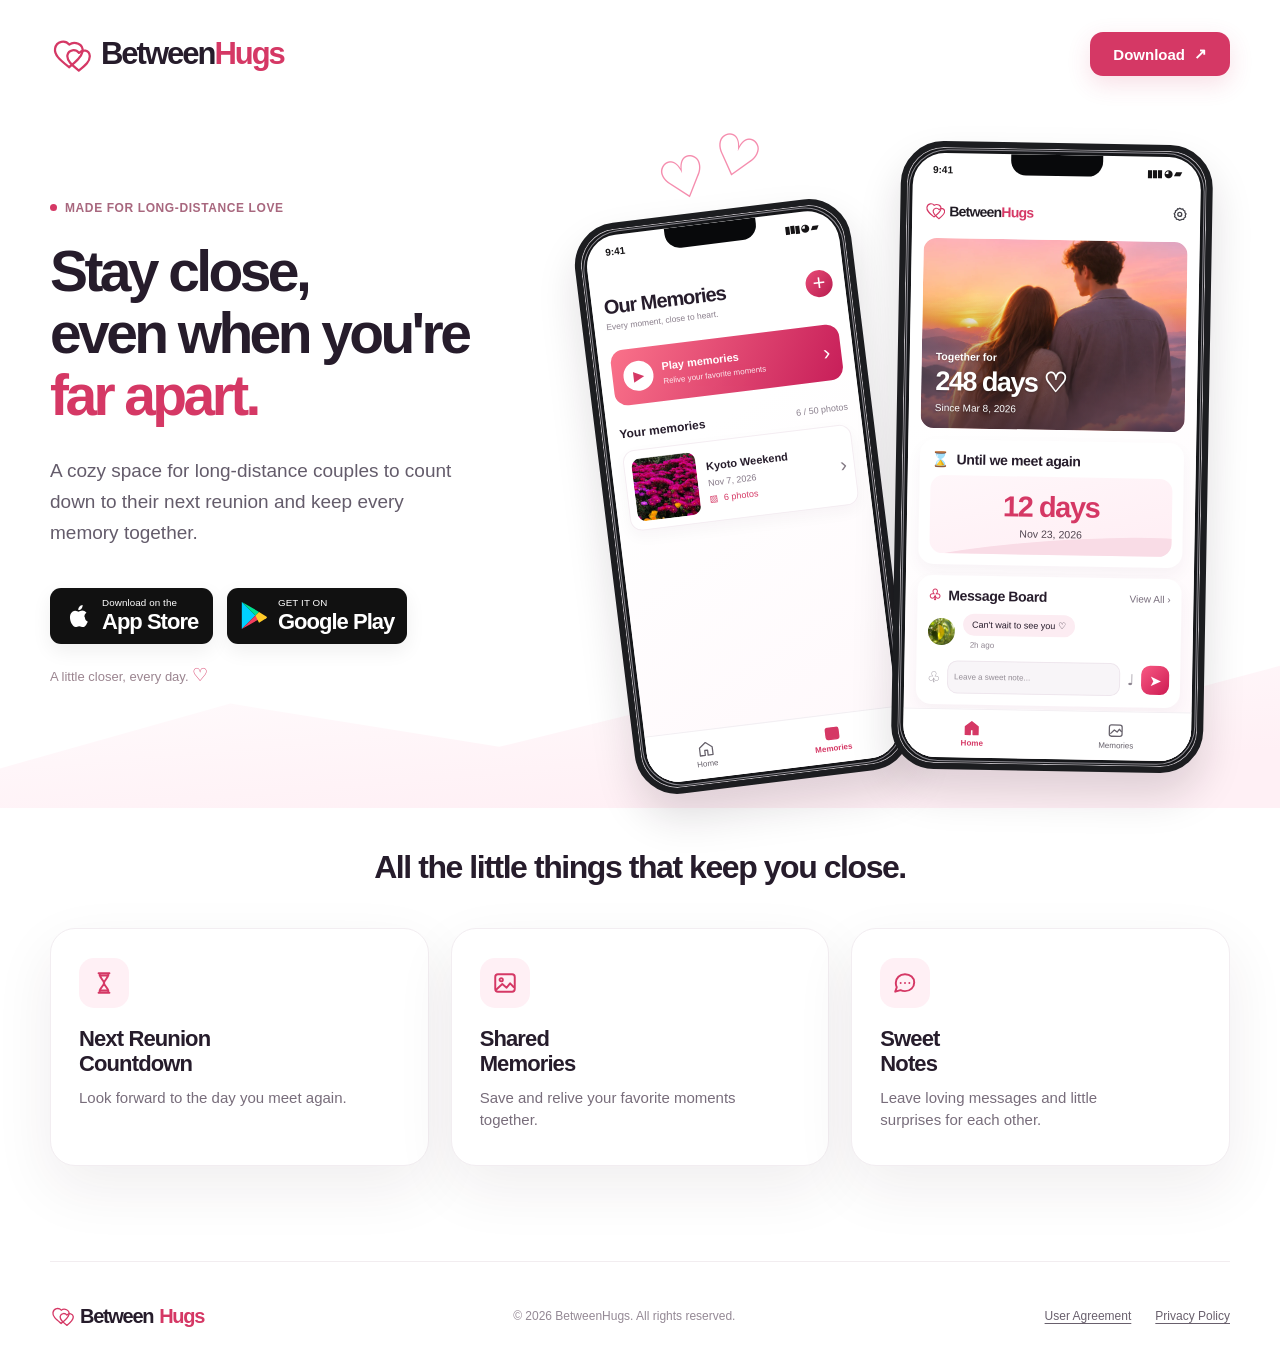
<file: index.html>
<!doctype html>
<html lang="en">
<head>
  <meta charset="utf-8" />
  <meta name="viewport" content="width=device-width, initial-scale=1" />
  <meta name="theme-color" content="#ffffff" />
  <meta name="description" content="BetweenHugs is a private space for long-distance couples to count down to the next reunion, share sweet notes, and keep memories together." />
  <meta property="og:title" content="BetweenHugs — Stay close, even when you're far apart" />
  <meta property="og:description" content="Count down to your next reunion. Keep your favorite memories close." />
  <meta property="og:type" content="website" />
  <link rel="icon" type="image/svg+xml" href="assets/double-heart.svg" />
  <link rel="stylesheet" href="styles.css" />
  <title>BetweenHugs — A shared space for long-distance couples</title>
</head>
<body>
  <header class="site-header container">
    <a href="./" class="wordmark" aria-label="BetweenHugs home">
      <img src="assets/double-heart.svg" width="38" height="38" alt="" />
      <span>Between<span class="brand-highlight">Hugs</span></span>
    </a>
    <a href="#download" class="nav-download">Download <span aria-hidden="true">↗</span></a>
  </header>

  <main>
    <section class="hero container" aria-labelledby="hero-title">
      <div class="hero-copy">
        <div class="eyebrow"><span class="eyebrow-dot"></span> Made for long-distance love</div>
        <h1 id="hero-title">Stay close,<br />even when you're<br /><span>far apart.</span></h1>
        <p class="hero-description">A cozy space for long-distance couples to count down to their next reunion and keep every memory together.</p>
        <div id="download" class="store-links" aria-label="Download BetweenHugs">
          <a class="store-badge" href="#" data-store="ios" aria-label="Download on the App Store">
            <svg aria-hidden="true" viewBox="0 0 24 24" width="30" height="30" fill="currentColor"><path d="M17.1 12.3c0-2 1.6-3 1.7-3-1-1.4-2.5-1.6-3-1.6-1.3-.1-2.5.8-3.2.8-.7 0-1.7-.8-2.8-.8-1.4.1-2.8.9-3.5 2.2-1.5 2.7-.4 6.8 1.1 8.9.7 1 1.5 2 2.6 2s1.6-.7 3-.7 1.8.7 3 .7 2-1 2.7-2.1c.8-1.1 1.1-2.2 1.2-2.3-.1 0-2.3-.9-2.3-3.1ZM14.9 5.9c.5-.7.9-1.7.8-2.7-.9 0-2 .7-2.6 1.4-.6.7-1 1.7-.9 2.6 1 .1 2-.5 2.7-1.3Z"/></svg>
            <span class="badge-copy"><small>Download on the</small><strong>App Store</strong></span>
          </a>
          <a class="store-badge" href="#" data-store="android" aria-label="Get it on Google Play">
            <svg aria-hidden="true" viewBox="0 0 32 34" width="29" height="31"><path fill="#00d0ff" d="M2 2v30L17 17z"/><path fill="#00e292" d="M2 2 21 13 17 17z"/><path fill="#f43f5e" d="m2 32 19-11-4-4z"/><path fill="#ffca28" d="m21 13 8 5c1 .7 1 1.3 0 2l-8 5-4-8z"/></svg>
            <span class="badge-copy"><small>GET IT ON</small><strong>Google Play</strong></span>
          </a>
        </div>
        <p class="download-note">A little closer, every day. <span aria-hidden="true">♡</span></p>
      </div>

      <div class="hero-visual" aria-label="Previews of the BetweenHugs Home and Memories screens">
        <span class="ambient-heart heart-a" aria-hidden="true">♡</span>
        <span class="ambient-heart heart-b" aria-hidden="true">♡</span>
        <!-- Rear phone: real Memories navigation structure; no Widgets tab -->
        <div class="phone phone-memories" aria-label="Memories screen preview">
          <div class="phone-glass">
            <div class="phone-notch"></div>
            <div class="phone-status"><b>9:41</b><span class="status-symbols" aria-hidden="true">▮▮▮  ◕  ▰</span></div>
            <div class="app-view memories-view">
              <div class="mem-title-row"><div><h2>Our Memories</h2><p>Every moment, close to heart.</p></div><span class="add-memory" aria-hidden="true">+</span></div>
              <div class="play-memories"><span class="play-circle">▶</span><div><strong>Play memories</strong><small>Relive your favorite moments</small></div><span class="play-arrow">›</span></div>
              <div class="memory-head"><b>Your memories</b><span>6 / 50 photos</span></div>
              <div class="memory-item"><img src="assets/kyoto-flowers.webp" width="72" height="70" alt="Bright pink flowers from Kyoto Weekend" /><div><strong>Kyoto Weekend</strong><small>Nov 7, 2026</small><small class="photo-count">▧ &nbsp;6 photos</small></div><span>›</span></div>
              <div class="app-tabbar"><div class="tab"><svg viewBox="0 0 24 24" aria-hidden="true"><path d="m3 10 9-7 9 7v11h-7v-7h-4v7H3z"/></svg><small>Home</small></div><div class="tab active"><svg viewBox="0 0 24 24" aria-hidden="true"><rect x="3" y="4" width="18" height="16" rx="3"/><path d="m5 16 5-5 4 3 3-4 3 3"/></svg><small>Memories</small></div></div>
            </div>
          </div>
        </div>
        <!-- Front phone: Home, Next Reunion, Message Board; only 2 tabs. -->
        <div class="phone phone-home" aria-label="Home screen preview">
          <div class="phone-glass">
            <div class="phone-notch"></div>
            <div class="phone-status"><b>9:41</b><span class="status-symbols" aria-hidden="true">▮▮▮  ◕  ▰</span></div>
            <div class="app-view home-view">
              <div class="app-home-header"><div class="mini-brand"><img src="assets/double-heart.svg" width="21" height="21" alt="" />Between<span>Hugs</span></div><svg viewBox="0 0 24 24" aria-hidden="true"><path d="M12 2.8 14 4l2.2-.3.9 2 2 1 .1 2.3 1.6 1.7-1 2.1.4 2.2-1.9 1.3-.8 2.2-2.2.1L12 20l-2.3-1.4-2.2-.1-.8-2.2-1.9-1.3.4-2.2-1-2.1 1.6-1.7.1-2.3 2-1 .9-2L10 4z"/><circle cx="12" cy="11.5" r="2.8"/></svg></div>
              <div class="couple-cover"><img src="assets/couple-sunset.webp" alt="Couple looking out over a warm sunset" /><div class="cover-copy"><span>Together for</span><strong>248 days ♡</strong><small>Since Mar 8, 2026</small></div></div>
              <div class="app-card countdown-card"><h3><span class="hourglass" aria-hidden="true">⌛</span> Until we meet again</h3><div class="countdown-surface"><strong>12 days</strong><small>Nov 23, 2026</small></div></div>
              <div class="app-card board-card"><div class="board-title"><h3><span aria-hidden="true">♧</span> Message Board</h3><span>View All ›</span></div><div class="last-message"><img src="assets/garden.webp" width="27" height="27" alt=""/><div><span class="message-pill">Can't wait to see you ♡</span><small>2h ago</small></div></div><div class="composer"><span aria-hidden="true">♧</span><small>Leave a sweet note...</small><span aria-hidden="true">♩</span><span class="send-symbol" aria-hidden="true">➤</span></div></div>
              <div class="app-tabbar"><div class="tab active"><svg viewBox="0 0 24 24" aria-hidden="true"><path d="m3 10 9-7 9 7v11h-7v-7h-4v7H3z"/></svg><small>Home</small></div><div class="tab"><svg viewBox="0 0 24 24" aria-hidden="true"><rect x="3" y="4" width="18" height="16" rx="3"/><path d="m5 16 5-5 4 3 3-4 3 3"/></svg><small>Memories</small></div></div>
            </div>
          </div>
        </div>
      </div>
    </section>

    <section class="features container" aria-labelledby="features-title">
      <h2 id="features-title">All the little things that keep you close.</h2>
      <div class="feature-grid">
        <article class="feature-card"><div class="feature-icon"><svg viewBox="0 0 24 24" aria-hidden="true"><path d="M7 3h10M7 21h10M8 4c0 4 4 5 4 8s-4 4-4 8m8-16c0 4-4 5-4 8s4 4 4 8M8 5l8 0M8 19h8"/></svg></div><h3>Next Reunion<br />Countdown</h3><p>Look forward to the day you meet again.</p></article>
        <article class="feature-card"><div class="feature-icon"><svg viewBox="0 0 24 24" aria-hidden="true"><rect x="3" y="4" width="18" height="16" rx="2.5"/><circle cx="8.5" cy="9" r="1.5"/><path d="m4 18 5.5-5 4 3.3 3.2-4 3.3 3.4"/></svg></div><h3>Shared<br />Memories</h3><p>Save and relive your favorite moments together.</p></article>
        <article class="feature-card"><div class="feature-icon"><svg viewBox="0 0 24 24" aria-hidden="true"><path d="M20.5 11.5c0 4.6-3.6 8-8.5 8-1.5 0-2.9-.3-4.1-.9L3 20l1.4-4.1A8.3 8.3 0 0 1 3.5 12c0-4.6 3.6-8 8.5-8s8.5 3.1 8.5 7.5Z"/><path d="M8 12h.01M12 12h.01M16 12h.01"/></svg></div><h3>Sweet<br />Notes</h3><p>Leave loving messages and little surprises for each other.</p></article>
      </div>
    </section>
  </main>

  <footer class="site-footer container"><a class="footer-brand" href="./"><img src="assets/double-heart.svg" width="24" height="24" alt=""/>Between<span>Hugs</span></a><small>© <span id="year">2026</span> BetweenHugs. All rights reserved.</small><nav aria-label="Legal"><a href="terms.html">User Agreement</a><a href="privacy.html">Privacy Policy</a></nav></footer>

  <dialog id="store-modal" class="store-modal" aria-labelledby="modal-title"><form method="dialog"><button class="modal-close" aria-label="Close">×</button><div class="modal-heart">♡</div><h2 id="modal-title">Coming soon</h2><p id="modal-description">The download link will be available when BetweenHugs launches.</p><button class="modal-action" value="close">Got it</button></form></dialog>
  <script src="config.js"></script><script src="script.js"></script>
</body>
</html>
</file>
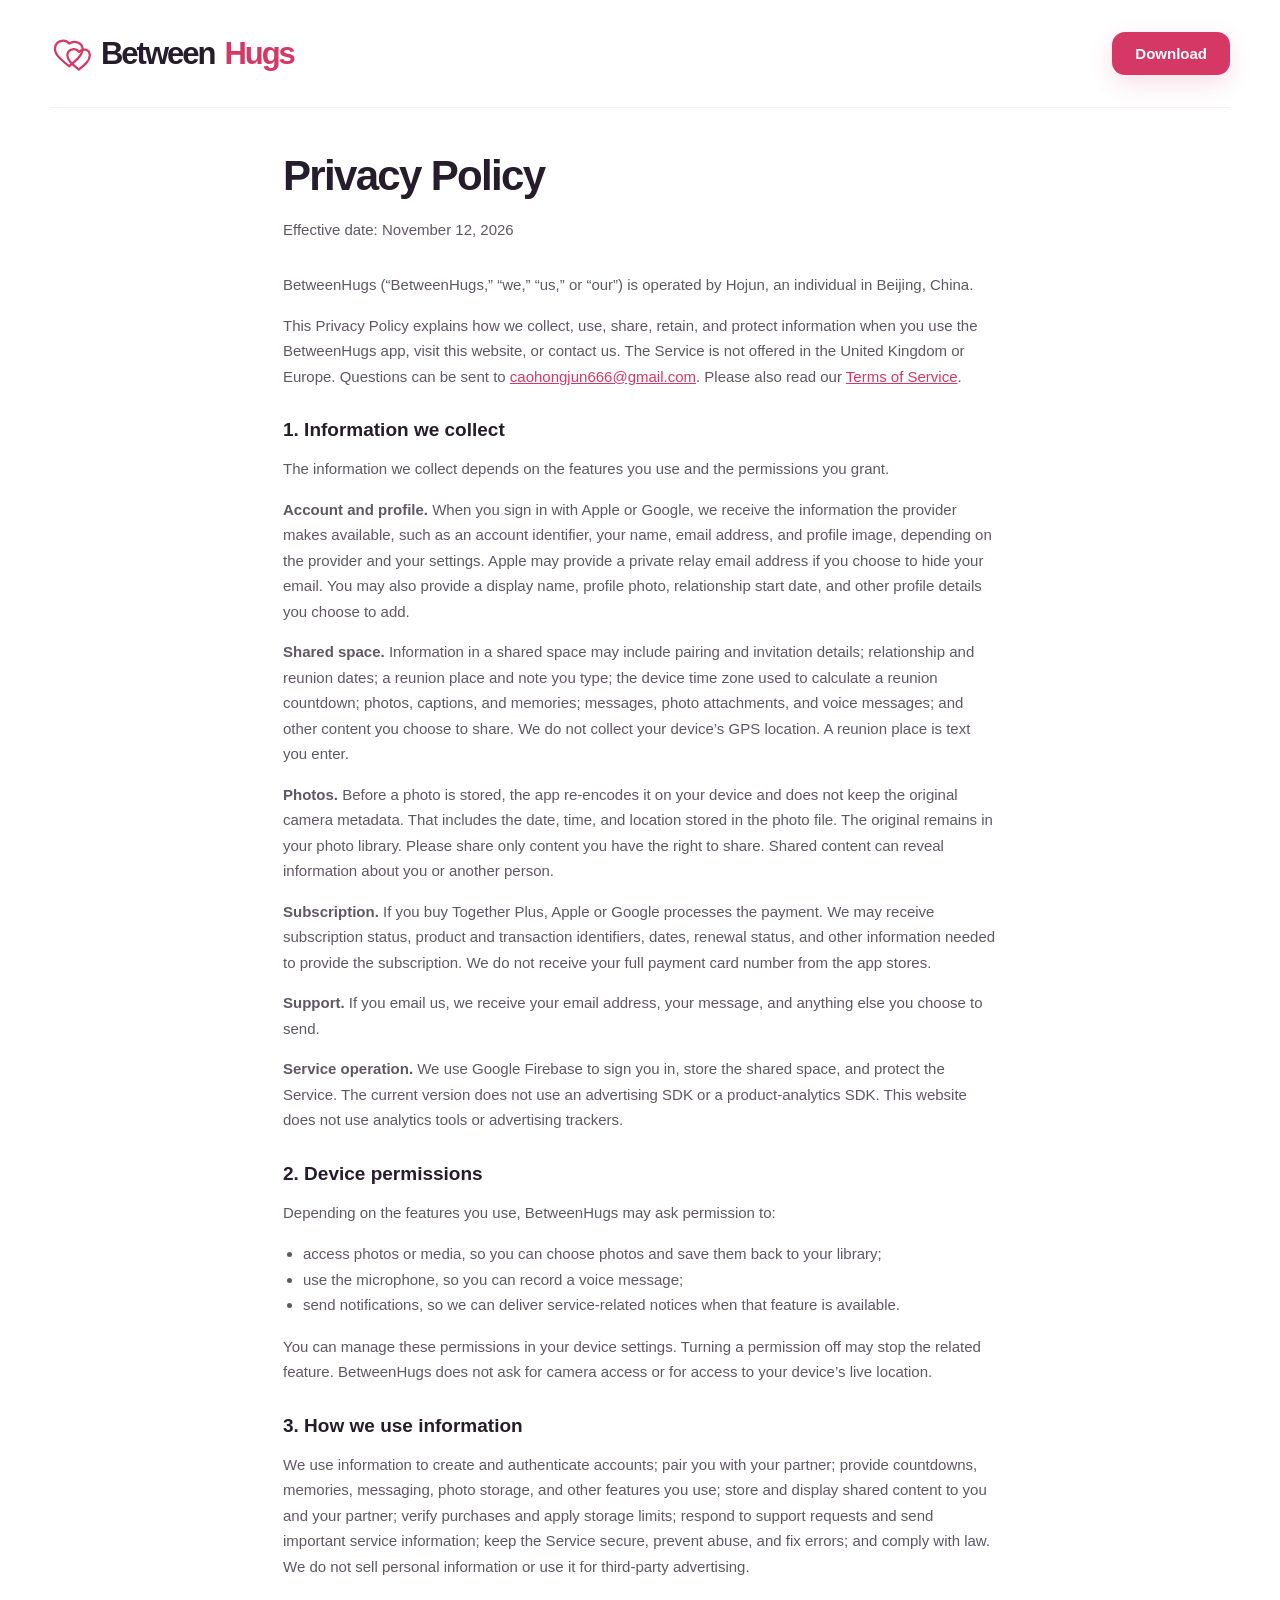
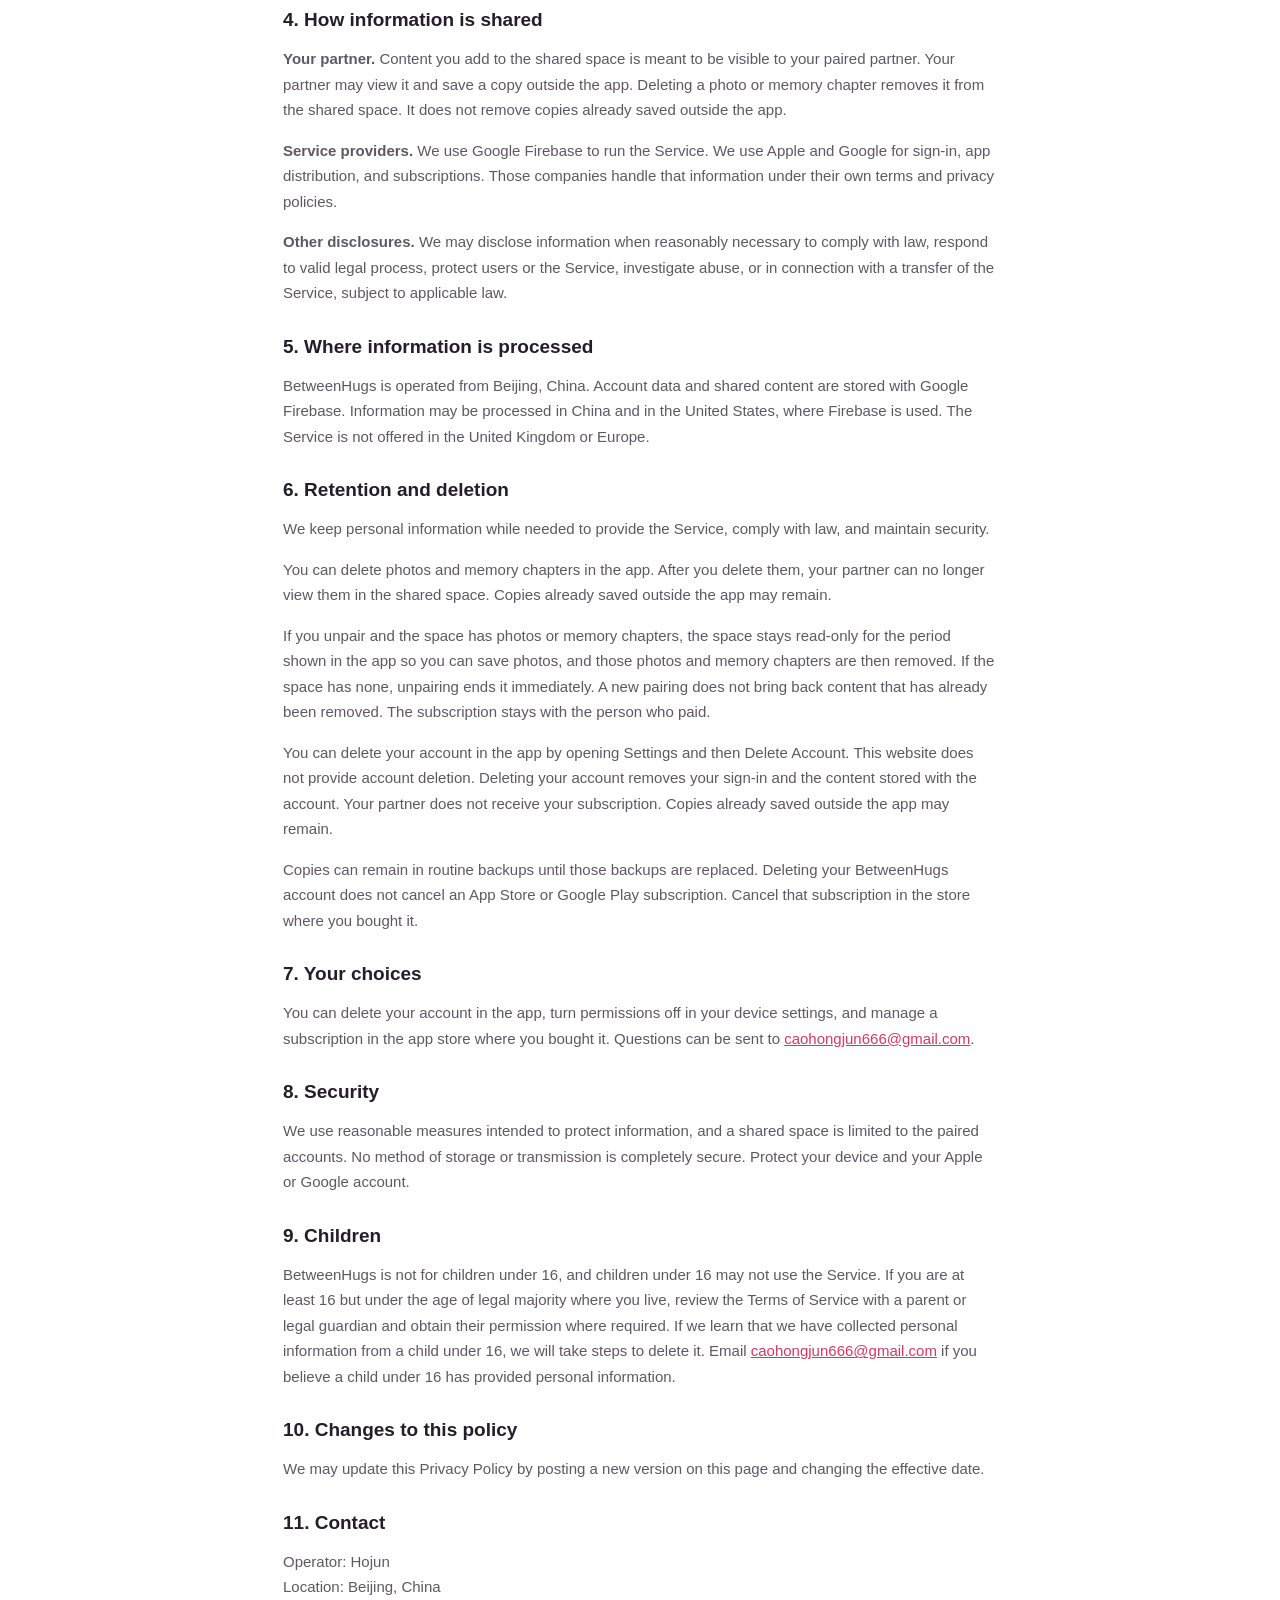
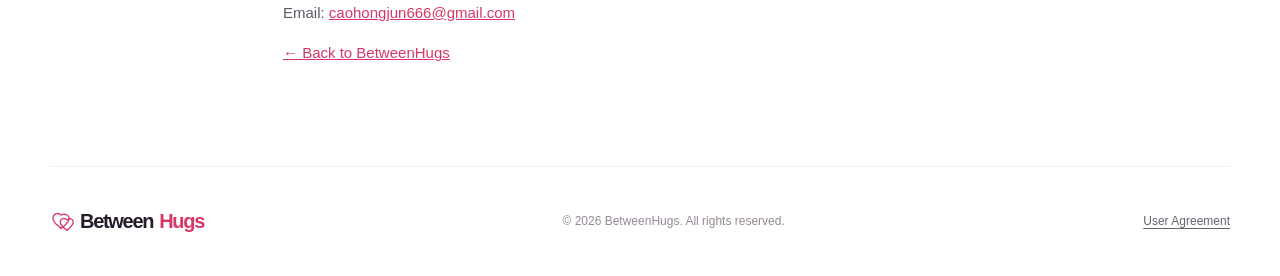
<file: privacy.html>
<!doctype html>
<html lang="en">
<head>
  <meta charset="utf-8" />
  <meta name="viewport" content="width=device-width, initial-scale=1" />
  <meta name="theme-color" content="#ffffff" />
  <meta name="description" content="Privacy Policy for BetweenHugs." />
  <link rel="icon" type="image/svg+xml" href="assets/double-heart.svg" />
  <link rel="stylesheet" href="styles.css" />
  <title>Privacy Policy — BetweenHugs</title>
</head>
<body class="legal-page">
  <header class="site-header container">
    <a class="wordmark" href="./"><img src="assets/double-heart.svg" alt="" />Between<span class="brand-highlight">Hugs</span></a>
    <a class="nav-download" href="./#download">Download</a>
  </header>
  <main class="legal-container">
    <h1>Privacy Policy</h1>
    <p class="legal-meta">Effective date: November 12, 2026</p>
    <p>BetweenHugs (“BetweenHugs,” “we,” “us,” or “our”) is operated by Hojun, an individual in Beijing, China.</p>
    <p>This Privacy Policy explains how we collect, use, share, retain, and protect information when you use the BetweenHugs app, visit this website, or contact us. The Service is not offered in the United Kingdom or Europe. Questions can be sent to <a href="mailto:caohongjun666@gmail.com">caohongjun666@gmail.com</a>. Please also read our <a href="terms.html">Terms of Service</a>.</p>

    <h2>1. Information we collect</h2>
    <p>The information we collect depends on the features you use and the permissions you grant.</p>
    <p><strong>Account and profile.</strong> When you sign in with Apple or Google, we receive the information the provider makes available, such as an account identifier, your name, email address, and profile image, depending on the provider and your settings. Apple may provide a private relay email address if you choose to hide your email. You may also provide a display name, profile photo, relationship start date, and other profile details you choose to add.</p>
    <p><strong>Shared space.</strong> Information in a shared space may include pairing and invitation details; relationship and reunion dates; a reunion place and note you type; the device time zone used to calculate a reunion countdown; photos, captions, and memories; messages, photo attachments, and voice messages; and other content you choose to share. We do not collect your device’s GPS location. A reunion place is text you enter.</p>
    <p><strong>Photos.</strong> Before a photo is stored, the app re-encodes it on your device and does not keep the original camera metadata. That includes the date, time, and location stored in the photo file. The original remains in your photo library. Please share only content you have the right to share. Shared content can reveal information about you or another person.</p>
    <p><strong>Subscription.</strong> If you buy Together Plus, Apple or Google processes the payment. We may receive subscription status, product and transaction identifiers, dates, renewal status, and other information needed to provide the subscription. We do not receive your full payment card number from the app stores.</p>
    <p><strong>Support.</strong> If you email us, we receive your email address, your message, and anything else you choose to send.</p>
    <p><strong>Service operation.</strong> We use Google Firebase to sign you in, store the shared space, and protect the Service. The current version does not use an advertising SDK or a product-analytics SDK. This website does not use analytics tools or advertising trackers.</p>

    <h2>2. Device permissions</h2>
    <p>Depending on the features you use, BetweenHugs may ask permission to:</p>
    <ul>
      <li>access photos or media, so you can choose photos and save them back to your library;</li>
      <li>use the microphone, so you can record a voice message;</li>
      <li>send notifications, so we can deliver service-related notices when that feature is available.</li>
    </ul>
    <p>You can manage these permissions in your device settings. Turning a permission off may stop the related feature. BetweenHugs does not ask for camera access or for access to your device’s live location.</p>

    <h2>3. How we use information</h2>
    <p>We use information to create and authenticate accounts; pair you with your partner; provide countdowns, memories, messaging, photo storage, and other features you use; store and display shared content to you and your partner; verify purchases and apply storage limits; respond to support requests and send important service information; keep the Service secure, prevent abuse, and fix errors; and comply with law. We do not sell personal information or use it for third-party advertising.</p>

    <h2>4. How information is shared</h2>
    <p><strong>Your partner.</strong> Content you add to the shared space is meant to be visible to your paired partner. Your partner may view it and save a copy outside the app. Deleting a photo or memory chapter removes it from the shared space. It does not remove copies already saved outside the app.</p>
    <p><strong>Service providers.</strong> We use Google Firebase to run the Service. We use Apple and Google for sign-in, app distribution, and subscriptions. Those companies handle that information under their own terms and privacy policies.</p>
    <p><strong>Other disclosures.</strong> We may disclose information when reasonably necessary to comply with law, respond to valid legal process, protect users or the Service, investigate abuse, or in connection with a transfer of the Service, subject to applicable law.</p>

    <h2>5. Where information is processed</h2>
    <p>BetweenHugs is operated from Beijing, China. Account data and shared content are stored with Google Firebase. Information may be processed in China and in the United States, where Firebase is used. The Service is not offered in the United Kingdom or Europe.</p>

    <h2>6. Retention and deletion</h2>
    <p>We keep personal information while needed to provide the Service, comply with law, and maintain security.</p>
    <p>You can delete photos and memory chapters in the app. After you delete them, your partner can no longer view them in the shared space. Copies already saved outside the app may remain.</p>
    <p>If you unpair and the space has photos or memory chapters, the space stays read-only for the period shown in the app so you can save photos, and those photos and memory chapters are then removed. If the space has none, unpairing ends it immediately. A new pairing does not bring back content that has already been removed. The subscription stays with the person who paid.</p>
    <p>You can delete your account in the app by opening Settings and then Delete Account. This website does not provide account deletion. Deleting your account removes your sign-in and the content stored with the account. Your partner does not receive your subscription. Copies already saved outside the app may remain.</p>
    <p>Copies can remain in routine backups until those backups are replaced. Deleting your BetweenHugs account does not cancel an App Store or Google Play subscription. Cancel that subscription in the store where you bought it.</p>

    <h2>7. Your choices</h2>
    <p>You can delete your account in the app, turn permissions off in your device settings, and manage a subscription in the app store where you bought it. Questions can be sent to <a href="mailto:caohongjun666@gmail.com">caohongjun666@gmail.com</a>.</p>

    <h2>8. Security</h2>
    <p>We use reasonable measures intended to protect information, and a shared space is limited to the paired accounts. No method of storage or transmission is completely secure. Protect your device and your Apple or Google account.</p>

    <h2>9. Children</h2>
    <p>BetweenHugs is not for children under 16, and children under 16 may not use the Service. If you are at least 16 but under the age of legal majority where you live, review the Terms of Service with a parent or legal guardian and obtain their permission where required. If we learn that we have collected personal information from a child under 16, we will take steps to delete it. Email <a href="mailto:caohongjun666@gmail.com">caohongjun666@gmail.com</a> if you believe a child under 16 has provided personal information.</p>

    <h2>10. Changes to this policy</h2>
    <p>We may update this Privacy Policy by posting a new version on this page and changing the effective date.</p>

    <h2>11. Contact</h2>
    <p>Operator: Hojun<br />Location: Beijing, China<br />Email: <a href="mailto:caohongjun666@gmail.com">caohongjun666@gmail.com</a></p>
    <p><a href="./">← Back to BetweenHugs</a></p>
  </main>
  <footer class="site-footer container">
    <a class="footer-brand" href="./"><img src="assets/double-heart.svg" alt="" width="24" height="24" />Between<span>Hugs</span></a>
    <small>© <span id="year">2026</span> BetweenHugs. All rights reserved.</small>
    <nav aria-label="Legal"><a href="terms.html">User Agreement</a></nav>
  </footer>
  <script src="script.js"></script>
</body>
</html>
</file>
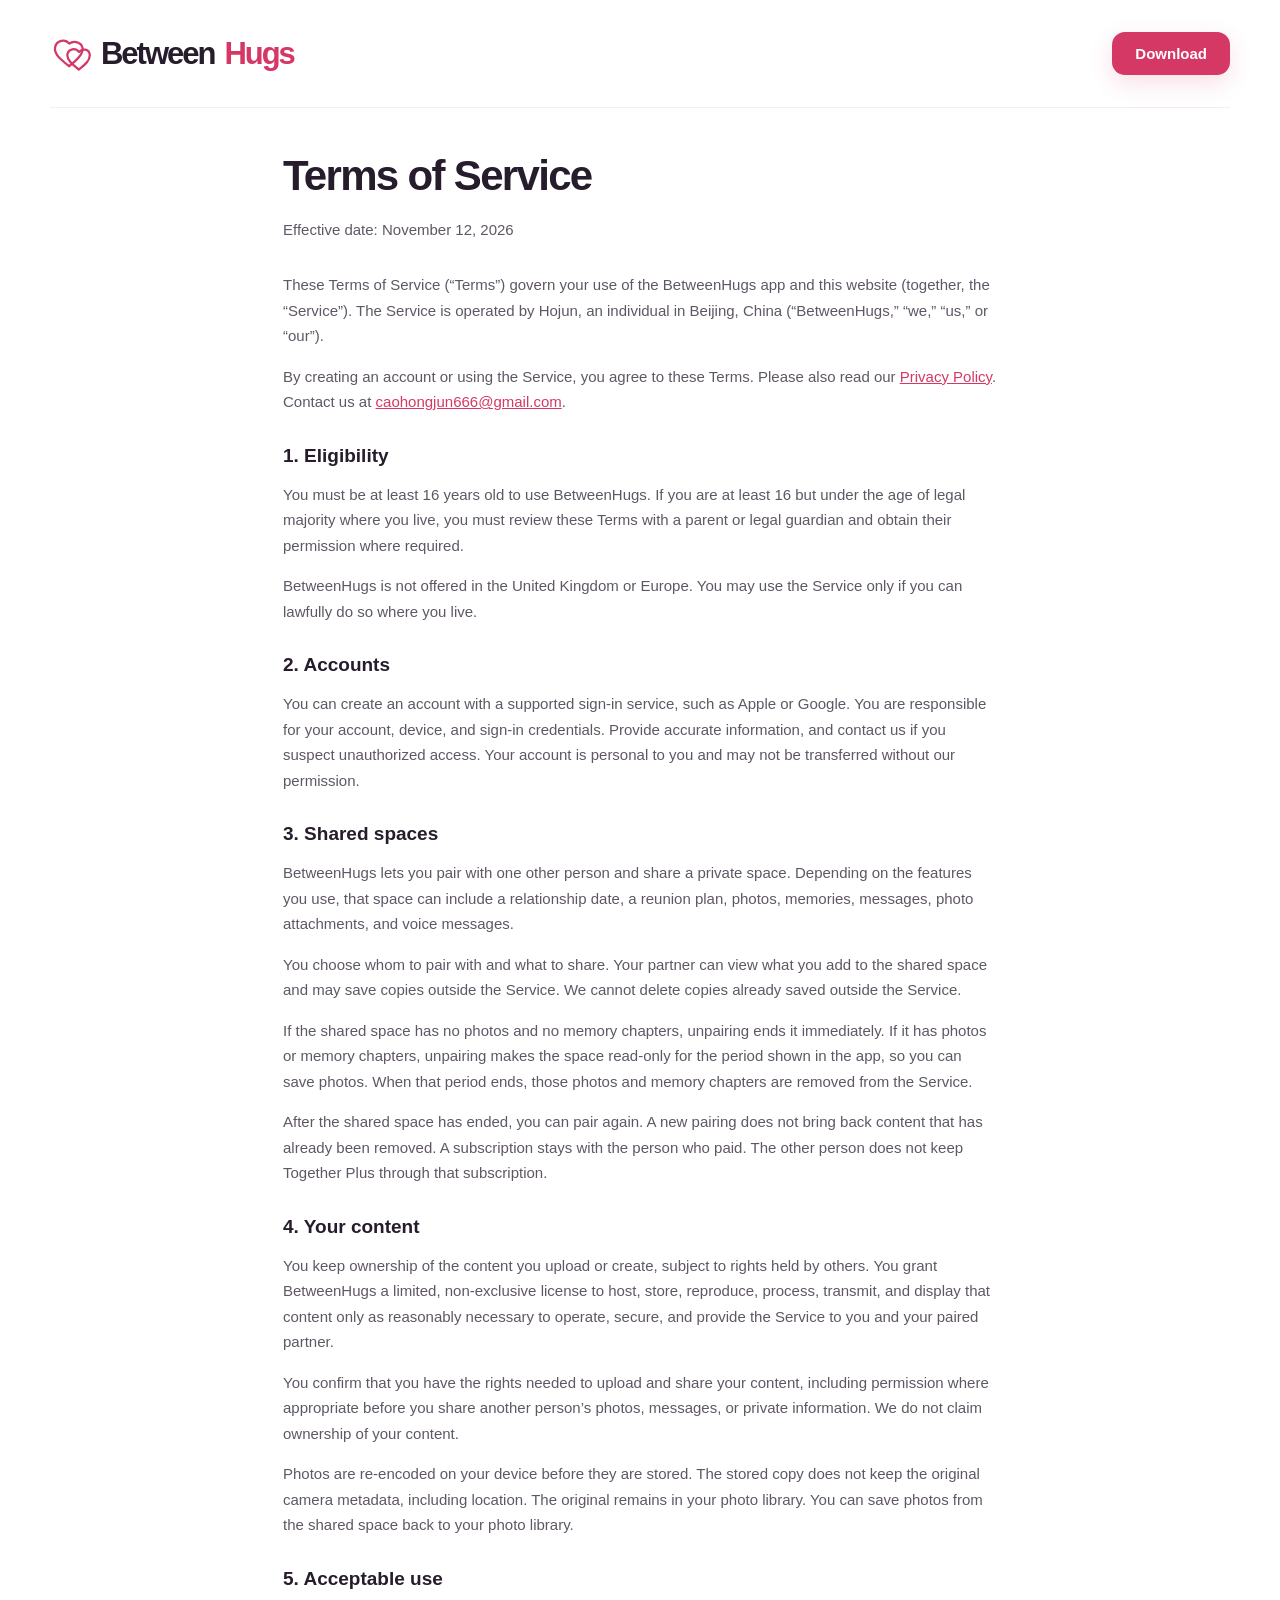
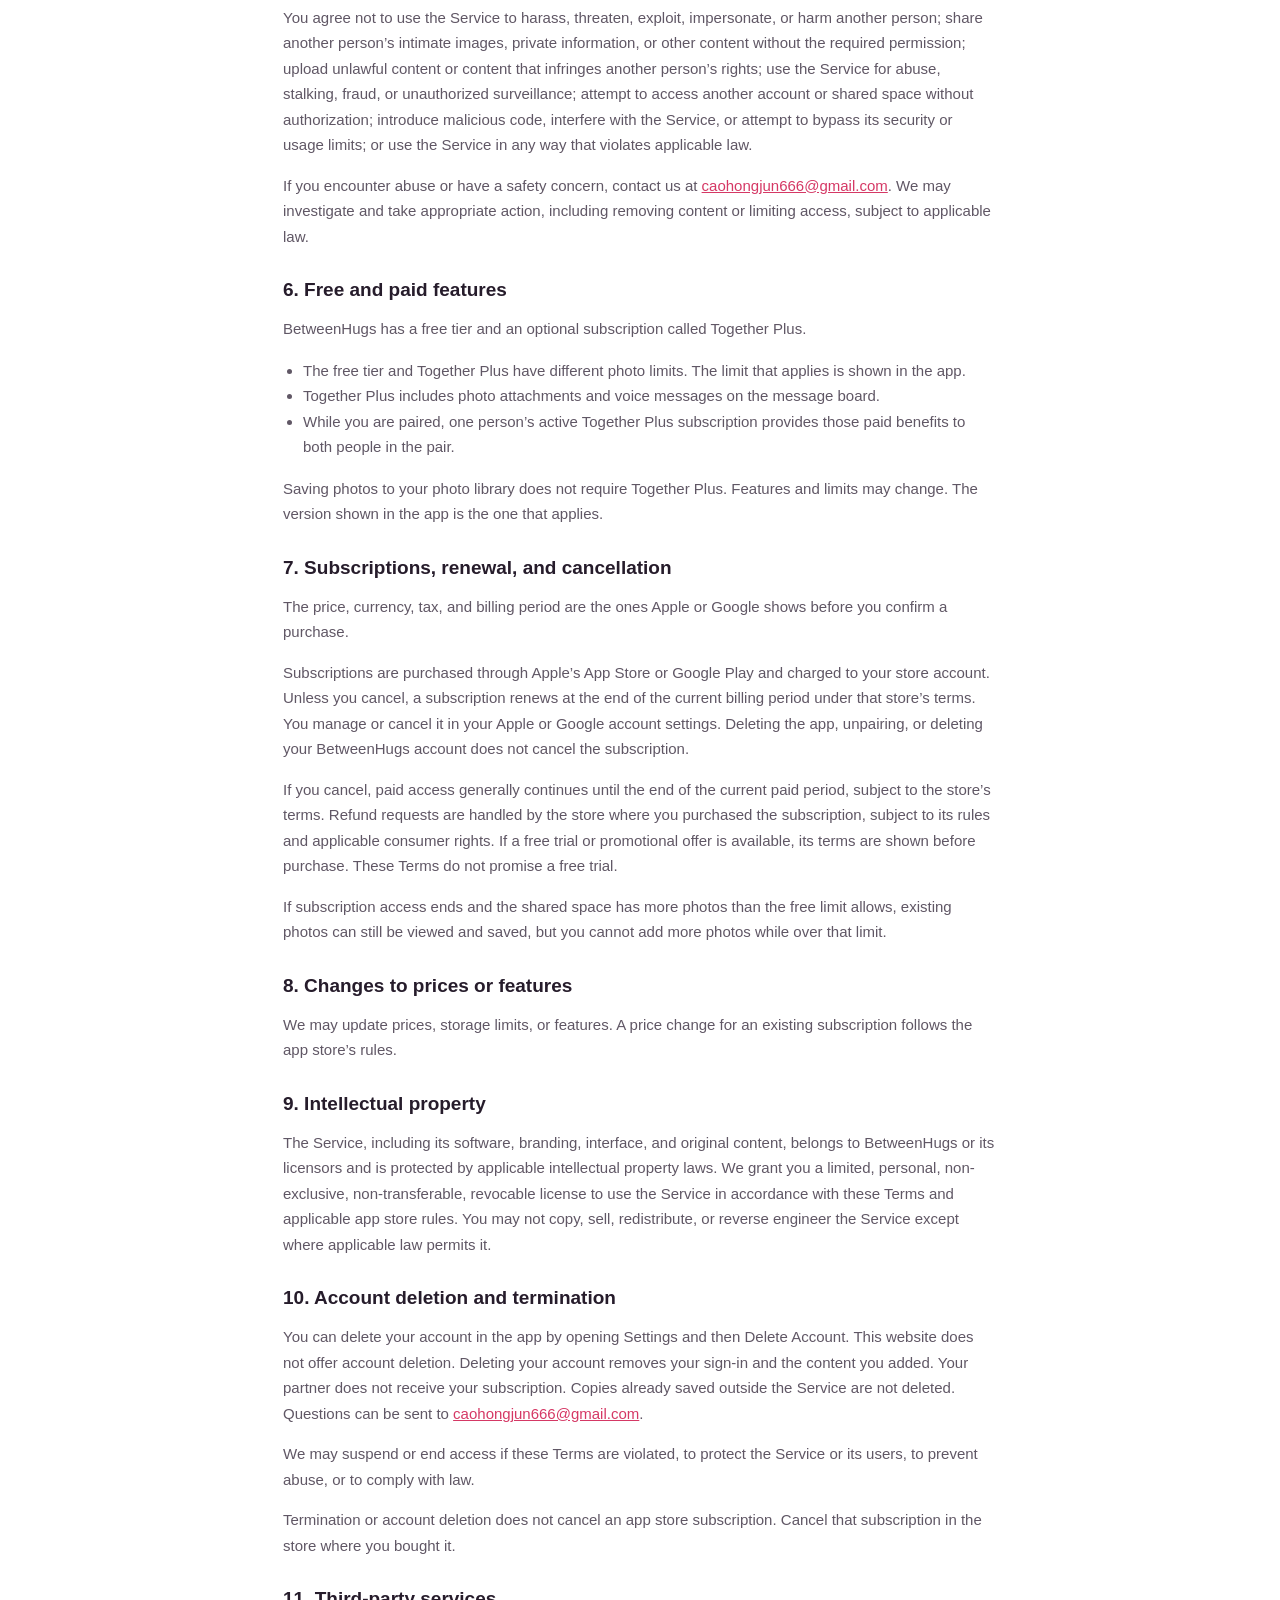
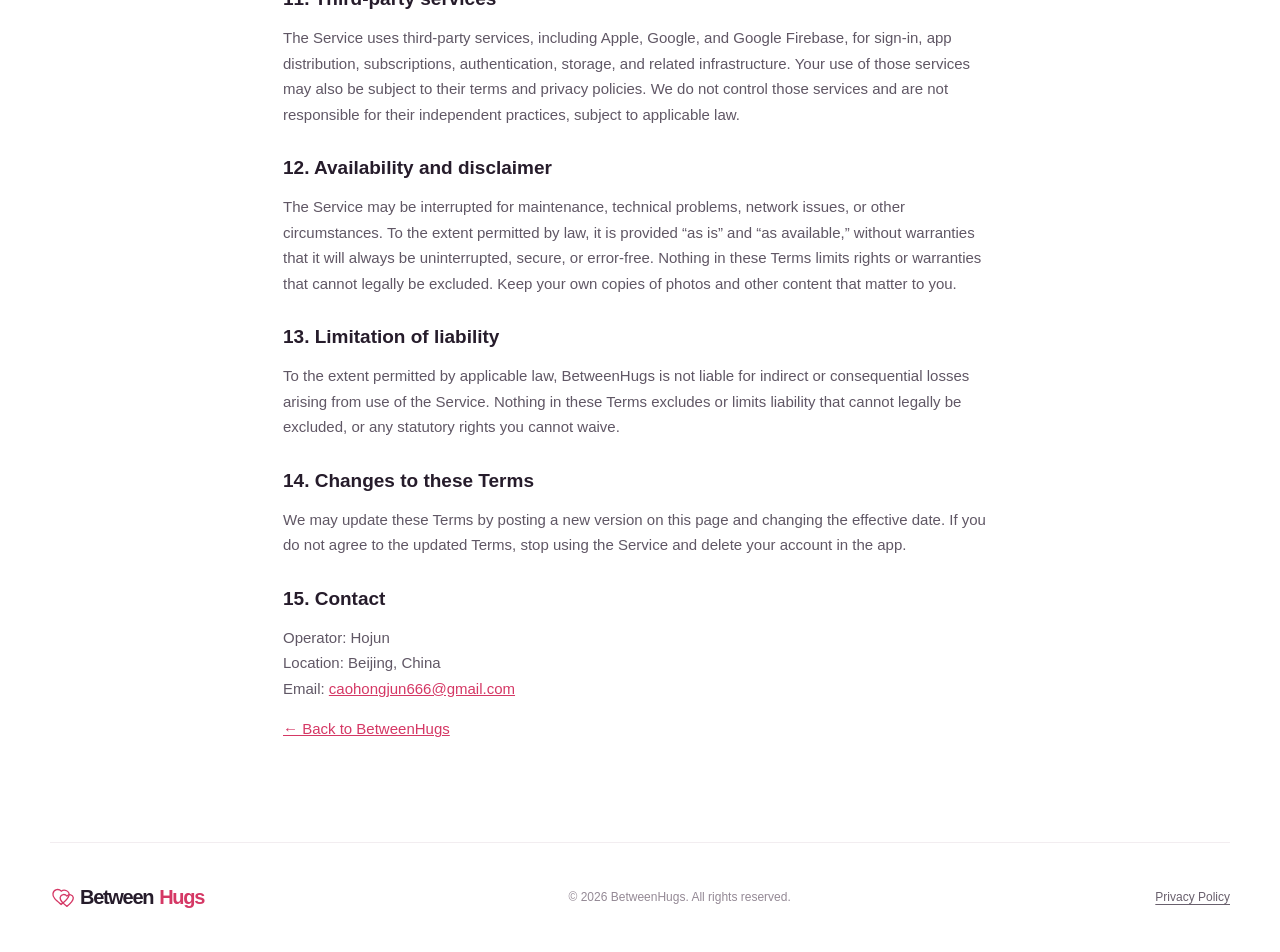
<file: terms.html>
<!doctype html>
<html lang="en">
<head>
  <meta charset="utf-8" />
  <meta name="viewport" content="width=device-width, initial-scale=1" />
  <meta name="theme-color" content="#ffffff" />
  <meta name="description" content="Terms of Service for BetweenHugs." />
  <link rel="icon" type="image/svg+xml" href="assets/double-heart.svg" />
  <link rel="stylesheet" href="styles.css" />
  <title>Terms of Service — BetweenHugs</title>
</head>
<body class="legal-page">
  <header class="site-header container">
    <a class="wordmark" href="./"><img src="assets/double-heart.svg" alt="" />Between<span class="brand-highlight">Hugs</span></a>
    <a class="nav-download" href="./#download">Download</a>
  </header>
  <main class="legal-container">
    <h1>Terms of Service</h1>
    <p class="legal-meta">Effective date: November 12, 2026</p>
    <p>These Terms of Service (“Terms”) govern your use of the BetweenHugs app and this website (together, the “Service”). The Service is operated by Hojun, an individual in Beijing, China (“BetweenHugs,” “we,” “us,” or “our”).</p>
    <p>By creating an account or using the Service, you agree to these Terms. Please also read our <a href="privacy.html">Privacy Policy</a>. Contact us at <a href="mailto:caohongjun666@gmail.com">caohongjun666@gmail.com</a>.</p>

    <h2>1. Eligibility</h2>
    <p>You must be at least 16 years old to use BetweenHugs. If you are at least 16 but under the age of legal majority where you live, you must review these Terms with a parent or legal guardian and obtain their permission where required.</p>
    <p>BetweenHugs is not offered in the United Kingdom or Europe. You may use the Service only if you can lawfully do so where you live.</p>

    <h2>2. Accounts</h2>
    <p>You can create an account with a supported sign-in service, such as Apple or Google. You are responsible for your account, device, and sign-in credentials. Provide accurate information, and contact us if you suspect unauthorized access. Your account is personal to you and may not be transferred without our permission.</p>

    <h2>3. Shared spaces</h2>
    <p>BetweenHugs lets you pair with one other person and share a private space. Depending on the features you use, that space can include a relationship date, a reunion plan, photos, memories, messages, photo attachments, and voice messages.</p>
    <p>You choose whom to pair with and what to share. Your partner can view what you add to the shared space and may save copies outside the Service. We cannot delete copies already saved outside the Service.</p>
    <p>If the shared space has no photos and no memory chapters, unpairing ends it immediately. If it has photos or memory chapters, unpairing makes the space read-only for the period shown in the app, so you can save photos. When that period ends, those photos and memory chapters are removed from the Service.</p>
    <p>After the shared space has ended, you can pair again. A new pairing does not bring back content that has already been removed. A subscription stays with the person who paid. The other person does not keep Together Plus through that subscription.</p>

    <h2>4. Your content</h2>
    <p>You keep ownership of the content you upload or create, subject to rights held by others. You grant BetweenHugs a limited, non-exclusive license to host, store, reproduce, process, transmit, and display that content only as reasonably necessary to operate, secure, and provide the Service to you and your paired partner.</p>
    <p>You confirm that you have the rights needed to upload and share your content, including permission where appropriate before you share another person’s photos, messages, or private information. We do not claim ownership of your content.</p>
    <p>Photos are re-encoded on your device before they are stored. The stored copy does not keep the original camera metadata, including location. The original remains in your photo library. You can save photos from the shared space back to your photo library.</p>

    <h2>5. Acceptable use</h2>
    <p>You agree not to use the Service to harass, threaten, exploit, impersonate, or harm another person; share another person’s intimate images, private information, or other content without the required permission; upload unlawful content or content that infringes another person’s rights; use the Service for abuse, stalking, fraud, or unauthorized surveillance; attempt to access another account or shared space without authorization; introduce malicious code, interfere with the Service, or attempt to bypass its security or usage limits; or use the Service in any way that violates applicable law.</p>
    <p>If you encounter abuse or have a safety concern, contact us at <a href="mailto:caohongjun666@gmail.com">caohongjun666@gmail.com</a>. We may investigate and take appropriate action, including removing content or limiting access, subject to applicable law.</p>

    <h2>6. Free and paid features</h2>
    <p>BetweenHugs has a free tier and an optional subscription called Together Plus.</p>
    <ul>
      <li>The free tier and Together Plus have different photo limits. The limit that applies is shown in the app.</li>
      <li>Together Plus includes photo attachments and voice messages on the message board.</li>
      <li>While you are paired, one person’s active Together Plus subscription provides those paid benefits to both people in the pair.</li>
    </ul>
    <p>Saving photos to your photo library does not require Together Plus. Features and limits may change. The version shown in the app is the one that applies.</p>

    <h2>7. Subscriptions, renewal, and cancellation</h2>
    <p>The price, currency, tax, and billing period are the ones Apple or Google shows before you confirm a purchase.</p>
    <p>Subscriptions are purchased through Apple’s App Store or Google Play and charged to your store account. Unless you cancel, a subscription renews at the end of the current billing period under that store’s terms. You manage or cancel it in your Apple or Google account settings. Deleting the app, unpairing, or deleting your BetweenHugs account does not cancel the subscription.</p>
    <p>If you cancel, paid access generally continues until the end of the current paid period, subject to the store’s terms. Refund requests are handled by the store where you purchased the subscription, subject to its rules and applicable consumer rights. If a free trial or promotional offer is available, its terms are shown before purchase. These Terms do not promise a free trial.</p>
    <p>If subscription access ends and the shared space has more photos than the free limit allows, existing photos can still be viewed and saved, but you cannot add more photos while over that limit.</p>

    <h2>8. Changes to prices or features</h2>
    <p>We may update prices, storage limits, or features. A price change for an existing subscription follows the app store’s rules.</p>

    <h2>9. Intellectual property</h2>
    <p>The Service, including its software, branding, interface, and original content, belongs to BetweenHugs or its licensors and is protected by applicable intellectual property laws. We grant you a limited, personal, non-exclusive, non-transferable, revocable license to use the Service in accordance with these Terms and applicable app store rules. You may not copy, sell, redistribute, or reverse engineer the Service except where applicable law permits it.</p>

    <h2>10. Account deletion and termination</h2>
    <p>You can delete your account in the app by opening Settings and then Delete Account. This website does not offer account deletion. Deleting your account removes your sign-in and the content you added. Your partner does not receive your subscription. Copies already saved outside the Service are not deleted. Questions can be sent to <a href="mailto:caohongjun666@gmail.com">caohongjun666@gmail.com</a>.</p>
    <p>We may suspend or end access if these Terms are violated, to protect the Service or its users, to prevent abuse, or to comply with law.</p>
    <p>Termination or account deletion does not cancel an app store subscription. Cancel that subscription in the store where you bought it.</p>

    <h2>11. Third-party services</h2>
    <p>The Service uses third-party services, including Apple, Google, and Google Firebase, for sign-in, app distribution, subscriptions, authentication, storage, and related infrastructure. Your use of those services may also be subject to their terms and privacy policies. We do not control those services and are not responsible for their independent practices, subject to applicable law.</p>

    <h2>12. Availability and disclaimer</h2>
    <p>The Service may be interrupted for maintenance, technical problems, network issues, or other circumstances. To the extent permitted by law, it is provided “as is” and “as available,” without warranties that it will always be uninterrupted, secure, or error-free. Nothing in these Terms limits rights or warranties that cannot legally be excluded. Keep your own copies of photos and other content that matter to you.</p>

    <h2>13. Limitation of liability</h2>
    <p>To the extent permitted by applicable law, BetweenHugs is not liable for indirect or consequential losses arising from use of the Service. Nothing in these Terms excludes or limits liability that cannot legally be excluded, or any statutory rights you cannot waive.</p>

    <h2>14. Changes to these Terms</h2>
    <p>We may update these Terms by posting a new version on this page and changing the effective date. If you do not agree to the updated Terms, stop using the Service and delete your account in the app.</p>

    <h2>15. Contact</h2>
    <p>Operator: Hojun<br />Location: Beijing, China<br />Email: <a href="mailto:caohongjun666@gmail.com">caohongjun666@gmail.com</a></p>
    <p><a href="./">← Back to BetweenHugs</a></p>
  </main>
  <footer class="site-footer container">
    <a class="footer-brand" href="./"><img src="assets/double-heart.svg" alt="" width="24" height="24" />Between<span>Hugs</span></a>
    <small>© <span id="year">2026</span> BetweenHugs. All rights reserved.</small>
    <nav aria-label="Legal"><a href="privacy.html">Privacy Policy</a></nav>
  </footer>
  <script src="script.js"></script>
</body>
</html>
</file>
<file: styles.css>
:root{--brand:#d53865;--brand-deep:#c92258;--ink:#261c2b;--muted:#766c79;--line:#eee8ed;--pink:#fff2f6;--surface:#fff;--shadow:0 22px 60px rgba(51,22,42,.075)}
*{box-sizing:border-box}html{scroll-behavior:smooth}body{margin:0;background:#fff;color:var(--ink);font-family:Inter,-apple-system,BlinkMacSystemFont,"Segoe UI",Arial,sans-serif;-webkit-font-smoothing:antialiased}a{color:inherit}img,svg{display:block}button,a{-webkit-tap-highlight-color:transparent}button{font:inherit}.container{width:min(1180px,calc(100% - 76px));margin-inline:auto}.site-header{height:108px;display:flex;justify-content:space-between;align-items:center;gap:16px}.wordmark,.footer-brand{display:inline-flex;align-items:center;gap:10px;font-weight:800;text-decoration:none;white-space:nowrap;letter-spacing:-.065em}.wordmark{font-size:31px}.wordmark img{width:41px;height:41px}.brand-highlight,.footer-brand span{color:var(--brand)}.nav-download{display:inline-flex;align-items:center;gap:9px;padding:13px 23px;background:var(--brand);border-radius:13px;color:white;text-decoration:none;font-size:15px;font-weight:750;box-shadow:0 8px 23px rgba(213,56,101,.16);transition:transform .2s,background .2s}.nav-download:hover,.store-badge:hover{transform:translateY(-2px)}.nav-download:hover{background:var(--brand-deep)}
.hero{display:grid;grid-template-columns:44% 56%;align-items:center;min-height:700px;position:relative}.hero:before{content:"";position:absolute;inset:auto -24vw 0 -24vw;height:180px;background:linear-gradient(175deg,rgba(255,246,249,0),#fff0f5 80%);clip-path:polygon(0 78%,18% 42%,39% 66%,63% 24%,82% 55%,100% 21%,100% 100%,0 100%);z-index:-1}.hero-copy{position:relative;z-index:3;padding-bottom:33px}.eyebrow{display:inline-flex;align-items:center;gap:8px;font-size:12px;font-weight:650;letter-spacing:.05em;text-transform:uppercase;color:#a8677e;margin-bottom:25px}.eyebrow-dot{display:block;width:7px;height:7px;border-radius:50%;background:var(--brand)}h1{font-size:clamp(43px,4.45vw,65px);line-height:1.09;letter-spacing:-.063em;margin:0;font-weight:800;white-space:nowrap}h1 span{color:var(--brand)}.hero-description{color:#645c6b;line-height:1.63;font-size:19px;max-width:420px;margin:30px 0 39px}.store-links{display:flex;flex-wrap:wrap;gap:14px;scroll-margin-top:100px}.store-badge{display:flex;align-items:center;gap:9px;min-width:163px;height:56px;background:#111;color:#fff;text-decoration:none;border-radius:11px;padding:7px 13px;transition:transform .2s,box-shadow .2s;box-shadow:0 7px 20px #10091411}.store-badge:hover{box-shadow:0 12px 28px #1009141f}.store-badge svg{flex-shrink:0}.badge-copy{display:flex;flex-direction:column;line-height:1.03}.badge-copy small{font-size:9.8px;letter-spacing:.01em}.badge-copy strong{font-size:22px;font-weight:650;letter-spacing:-.045em;margin-top:2px}.download-note{color:#9b8590;font-size:13px;margin:20px 0 0}.download-note span{font-size:18px;color:var(--brand)}
.hero-visual{position:relative;height:665px;min-width:0}.ambient-heart{position:absolute;color:#f58dae;font-size:56px;font-weight:300;line-height:1;z-index:0;pointer-events:none}.heart-a{top:25px;left:90px;transform:rotate(-18deg)}.heart-b{top:3px;left:142px;transform:rotate(15deg)}
.phone{position:absolute;border:6px solid #1c1d20;border-radius:43px;background:#16171a;padding:6px;box-shadow:0 23px 42px rgba(32,20,32,.15),inset 0 0 0 1px #bbb7bc;overflow:hidden}.phone:before{content:"";position:absolute;inset:2px;border:1px solid #8b8990;border-radius:39px;pointer-events:none;z-index:10}.phone-glass{height:100%;width:100%;border-radius:32px;background:#fff;position:relative;overflow:hidden}.phone-home{width:312px;height:628px;top:17px;right:22px;z-index:2;transform:rotate(1deg)}.phone-memories{width:278px;height:575px;top:83px;left:35px;z-index:1;transform:rotate(-7deg)}.phone-notch{position:absolute;width:92px;height:21px;background:#08090b;border-radius:0 0 15px 15px;top:0;left:50%;transform:translateX(-50%);z-index:5}.phone-status{height:32px;display:flex;align-items:center;justify-content:space-between;padding:0 20px;color:#151315;font-size:10px;font-weight:700}.status-symbols{font-size:10px;letter-spacing:-1px}.app-view{position:relative;height:calc(100% - 32px);overflow:hidden;background:linear-gradient(155deg,#fff 34%,#fff8fb 100%);padding:9px 12px 55px}.app-home-header{display:flex;justify-content:space-between;align-items:center;height:33px;margin-bottom:11px}.app-home-header svg{width:17px;height:17px;fill:none;stroke:#414048;stroke-width:1.8;stroke-linecap:round}.mini-brand{display:flex;align-items:center;font-weight:850;font-size:14px;letter-spacing:-.055em;color:#201b24}.mini-brand span{color:var(--brand)}.mini-brand img{margin-right:4px}.couple-cover{height:190px;border-radius:13px;overflow:hidden;position:relative}.couple-cover>img{width:100%;height:100%;object-fit:cover;object-position:center 43%}.couple-cover:after{content:"";position:absolute;inset:30% 0 0;background:linear-gradient(0deg,#18101ba6 0%,transparent)}.cover-copy{position:absolute;z-index:2;bottom:15px;left:14px;display:flex;flex-direction:column;line-height:1.15;color:white;text-shadow:0 1px 2px #0004}.cover-copy>span{font-size:10.5px;font-weight:600}.cover-copy strong{font-size:27px;letter-spacing:-.055em;margin:4px 0}.cover-copy small{font-size:10px}.app-card{background:#fff;border-radius:15px;margin-top:11px;padding:11px;box-shadow:0 7px 16px #4b234b0c}.app-card h3{font-weight:800;font-size:14px;letter-spacing:-.025em;margin:0 0 7px;display:flex;align-items:center;gap:7px}.hourglass{font-size:15px;color:var(--brand)}.countdown-surface{height:78px;border-radius:13px;background:linear-gradient(165deg,#fff7fa 0%,#ffeef4 100%);display:flex;align-items:center;justify-content:center;flex-direction:column;position:relative;overflow:hidden}.countdown-surface:after{content:"";position:absolute;width:130%;height:35px;bottom:-21px;background:#f9dce6;transform:rotate(-5deg);border-radius:100%}.countdown-surface strong{font-size:29px;line-height:1.1;font-weight:850;letter-spacing:-.05em;color:var(--brand);z-index:1}.countdown-surface small{font-size:10.5px;color:#514550;margin-top:4px;z-index:1}.board-title{display:flex;align-items:center;justify-content:space-between}.board-title h3{margin-bottom:0}.board-title h3 span{color:var(--brand);font-size:15px}.board-title>span{font-size:10px;color:#786d7c}.last-message{display:flex;gap:8px;align-items:center;margin-top:9px}.last-message>img{width:27px;height:27px;border-radius:50%;object-fit:cover}.last-message>div{display:flex;flex-direction:column;gap:5px}.message-pill{background:#fcecf2;border-radius:12px;padding:6px 9px;font-size:9px}.last-message small{font-size:8px;color:#8e8490;padding-left:7px}.composer{display:flex;align-items:center;gap:7px;margin-top:11px}.composer>span:first-child,.composer>span:nth-child(3){font-size:15px;color:#8c8490}.composer small{background:#f8f5f8;border:1px solid #eee6ed;border-radius:10px;flex:1;font-size:8px;color:#938c95;padding:11px 6px}.composer .send-symbol{width:28px;height:29px;border-radius:9px;background:linear-gradient(135deg,#f85a83,#cd1b53);display:grid;place-items:center;color:#fff;font-size:15px}.app-tabbar{height:49px;background:#fff;position:absolute;left:0;right:0;bottom:0;display:flex;align-items:center;justify-content:space-around;border-top:1px solid #f3eff3}.tab{display:flex;align-items:center;justify-content:center;flex-direction:column;gap:2px;color:#66616b;font-size:10px}.tab svg{width:17px;height:17px;stroke:currentColor;fill:none;stroke-width:1.8;stroke-linecap:round;stroke-linejoin:round}.tab.active{color:var(--brand);font-weight:800}.tab.active svg{fill:var(--brand);stroke:var(--brand)}.tab.active svg path,.tab.active svg rect{fill:var(--brand)}.tab small{font-size:8px}
.memories-view{padding:28px 12px 55px}.mem-title-row{display:flex;justify-content:space-between;align-items:flex-start}.mem-title-row h2{font-size:20px;font-weight:850;letter-spacing:-.05em;margin:0 0 3px}.mem-title-row p{color:#897e8b;font-size:8.5px;margin:0}.add-memory{background:linear-gradient(135deg,#e94b77,#b81d50);width:27px;height:27px;color:white;font-size:22px;line-height:25px;text-align:center;border-radius:50%}.play-memories{display:flex;align-items:center;gap:9px;color:white;padding:13px 11px;border-radius:13px;background:linear-gradient(118deg,#fa728a,#c71e59);margin-top:19px}.play-circle{height:30px;width:30px;border-radius:50%;background:#fff;color:var(--brand);display:grid;place-items:center;font-size:14px}.play-memories div{display:flex;flex-direction:column;gap:5px}.play-memories strong{font-size:11px}.play-memories small{font-size:8px;opacity:.88}.play-arrow{margin-left:auto;font-size:21px}.memory-head{display:flex;align-items:center;justify-content:space-between;margin:21px 0 10px}.memory-head b{font-size:12px}.memory-head span{color:#8b808e;font-size:9px}.memory-item{display:flex;align-items:center;gap:10px;border:1px solid #f4edf2;background:white;border-radius:12px;padding:8px 7px;box-shadow:0 6px 15px #32132d0a}.memory-item img{width:64px;height:63px;border-radius:9px;object-fit:cover}.memory-item>div{display:flex;gap:6px;flex-direction:column;min-width:0}.memory-item strong{font-size:11px;white-space:nowrap}.memory-item small{font-size:9px;color:#857887}.memory-item .photo-count{color:var(--brand)}.memory-item>span{margin-left:auto;color:#817782;font-size:20px}
.features{padding:40px 0 95px}.features h2{font-size:clamp(26px,2.5vw,35px);line-height:1.2;letter-spacing:-.045em;text-align:center;margin:0 auto 42px}.feature-grid{display:grid;grid-template-columns:repeat(3,minmax(0,1fr));gap:22px}.feature-card{padding:29px 28px 33px;border:1px solid #f2edf1;border-radius:25px;background:#fff;min-height:222px;box-shadow:var(--shadow)}.feature-icon{width:50px;height:50px;border-radius:15px;display:grid;place-items:center;background:#fff0f5;color:var(--brand);margin-bottom:19px}.feature-icon svg{width:26px;height:26px;stroke:currentColor;fill:none;stroke-width:1.8;stroke-linecap:round;stroke-linejoin:round}.feature-card h3{font-weight:800;font-size:22px;line-height:1.1;letter-spacing:-.04em;margin:0 0 11px}.feature-card p{color:#786d7b;font-size:15px;line-height:1.5;max-width:280px;margin:0}.site-footer{border-top:1px solid #f2edf0;min-height:110px;display:flex;align-items:center;justify-content:space-between;gap:24px;padding-top:20px;padding-bottom:20px}.footer-brand{font-size:20px;gap:6px}.site-footer small{font-size:12px;color:#948995}.site-footer nav{display:flex;gap:24px}.site-footer nav a{font-size:12px;color:#69606d;text-decoration:underline;text-underline-offset:3px}.site-footer nav a:hover{color:var(--brand)}
.store-modal{border:1px solid #f5e9ee;border-radius:25px;width:min(390px,calc(100% - 28px));padding:29px;box-shadow:0 25px 80px #24111f30;text-align:center}.store-modal::backdrop{background:#170d1c77;backdrop-filter:blur(4px)}.store-modal form{position:relative}.modal-close{position:absolute;top:-17px;right:-10px;border:0;background:none;font-size:26px;color:#8e7c8a;cursor:pointer}.modal-heart{font-size:45px;color:var(--brand)}.store-modal h2{font-size:26px;margin:12px 0}.store-modal p{color:#756c79;line-height:1.5;font-size:15px}.modal-action{background:var(--brand);border:0;color:#fff;border-radius:11px;padding:13px 30px;margin-top:8px;cursor:pointer;font-weight:700}
/* Legal documents */.legal-page .site-header{border-bottom:1px solid #f4eef1}.legal-container{max-width:770px;margin:45px auto 100px;padding:0 28px}.legal-container h1{font-size:42px;white-space:normal;letter-spacing:-.04em}.legal-meta{margin:18px 0 30px;color:#776c79;font-size:14px}.legal-draft{border:1px solid #f6d6e2;background:#fff7fa;border-radius:12px;padding:14px 18px;font-size:14px;color:#8c3654;line-height:1.5;margin:26px 0}.legal-container h2{font-size:19px;margin:30px 0 9px}.legal-container p,.legal-container li{font-size:15px;line-height:1.7;color:#605765}.legal-container ul{padding-left:20px}.legal-container a{color:var(--brand)}
@media(max-width:1080px){.hero{grid-template-columns:45% 55%}.phone-home{right:0}.phone-memories{left:4px}.wordmark{font-size:28px}h1{font-size:clamp(38px,4.5vw,55px)}.hero-description{font-size:17px}.store-badge{min-width:145px}}
@media(max-width:850px){.container{width:min(650px,calc(100% - 46px))}.site-header{height:88px}.hero{display:flex;flex-direction:column;align-items:stretch;min-height:0;padding-top:36px}.hero-copy{padding:0}.hero-copy h1{font-size:clamp(41px,7vw,64px)}.hero-description{max-width:570px;margin:22px 0 28px}.hero-visual{height:675px;width:650px;align-self:center;margin-top:20px}.phone-home{right:55px}.phone-memories{left:75px}.heart-a{left:140px}.heart-b{left:185px}.features{padding-top:16px}.features h2{margin-bottom:28px}.feature-grid{gap:12px}.feature-card{padding:23px 19px}.feature-card h3{font-size:20px}.site-footer{flex-wrap:wrap;justify-content:center}}
@media(max-width:600px){.container{width:calc(100% - 42px)}.site-header{height:72px}.wordmark{font-size:23px;gap:5px}.wordmark img{width:32px;height:32px}.nav-download{font-size:12px;padding:10px 13px;border-radius:10px}.nav-download span{display:none}.hero{padding-top:32px;overflow:visible}.eyebrow{font-size:10px;margin-bottom:19px}.hero-copy h1{font-size:clamp(36px,9.1vw,52px);white-space:normal}.hero-description{font-size:16px;line-height:1.55;margin-top:21px;margin-bottom:25px}.store-badge{min-width:139px;height:50px;padding:6px 10px;gap:7px}.store-badge svg{width:24px;height:24px}.badge-copy strong{font-size:19px}.badge-copy small{font-size:8px}.store-links{gap:9px}.download-note{margin-top:12px}.hero-visual{width:600px;height:405px;transform:scale(.59);transform-origin:top left;align-self:flex-start;margin-left:max(0px,calc((100vw - 354px)/2 - 21px));margin-top:27px}.phone-home{right:47px}.phone-memories{left:48px}.heart-a{left:90px}.heart-b{left:145px}.features{padding:17px 0 55px}.features h2{font-size:26px;line-height:1.2;text-align:left;margin-bottom:21px}.feature-grid{grid-template-columns:1fr;gap:13px}.feature-card{min-height:0;display:grid;grid-template-columns:52px 1fr;gap:0 13px;padding:19px;border-radius:19px}.feature-icon{grid-row:1/3;margin-bottom:0;width:43px;height:43px;border-radius:13px}.feature-icon svg{width:23px;height:23px}.feature-card h3{font-size:18px;margin-bottom:7px}.feature-card h3 br{display:none}.feature-card p{font-size:13px}.site-footer{padding:28px 0 40px;gap:17px;flex-direction:column;align-items:flex-start}.site-footer nav{gap:23px}.site-footer small{order:3}.legal-container{margin-top:30px}.legal-container h1{font-size:32px}}
@media(max-width:375px){.hero-visual{transform:scale(.52);height:360px;margin-left:max(0px,calc((100vw - 312px)/2 - 21px))}.store-badge{min-width:132px}.badge-copy strong{font-size:18px}}
@media(prefers-reduced-motion:reduce){html{scroll-behavior:auto}*{transition:none!important}}
/* Keep full-bleed decorative waves inside the actual viewport (no sideways scrolling). */
body{overflow-x:clip}
.hero:before{left:calc((100% - 100vw)/2);right:calc((100% - 100vw)/2)}
@media(max-width:600px){.feature-card h3 br{display:inline}}
</file>
